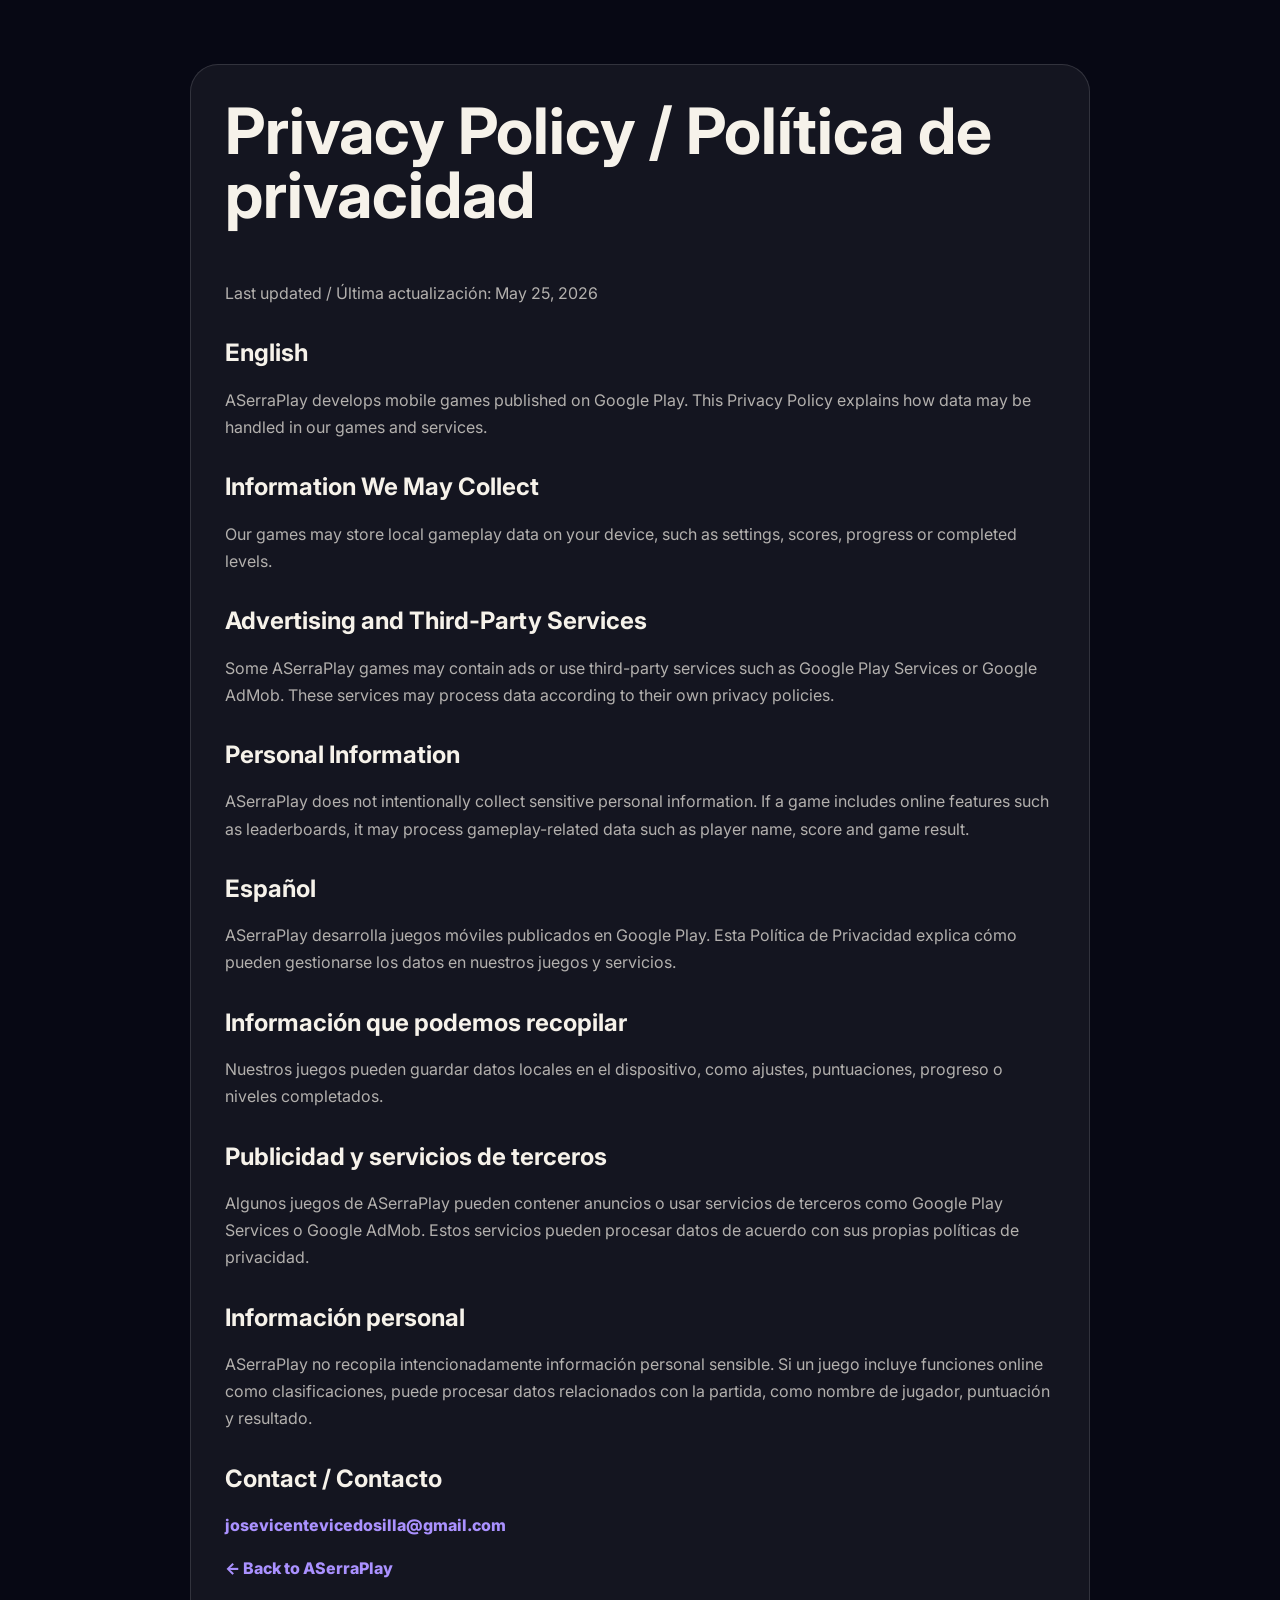
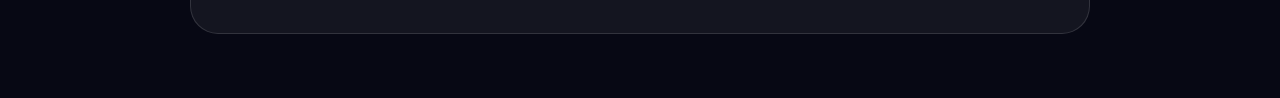
<file: privacy.html>
<!DOCTYPE html>
<html lang="en">
<head>
	<meta charset="UTF-8" />
	<meta name="viewport" content="width=device-width, initial-scale=1.0" />
	<title>ASerraPlay | Privacy Policy</title>
	<link rel="preconnect" href="https://fonts.googleapis.com">
	<link rel="preconnect" href="https://fonts.gstatic.com" crossorigin>
	<link href="https://fonts.googleapis.com/css2?family=Inter:wght@400;500;600;700;800;900&display=swap" rel="stylesheet">
	<style>
		* { box-sizing: border-box; }
		body {
			margin: 0;
			font-family: Inter, sans-serif;
			background: #070814;
			color: #f6f2ea;
			line-height: 1.7;
		}
		.container {
			width: min(900px, calc(100% - 32px));
			margin: 0 auto;
			padding: 64px 0;
		}
		.panel {
			padding: 34px;
			border-radius: 28px;
			background: rgba(255,255,255,0.055);
			border: 1px solid rgba(255,255,255,0.13);
		}
		h1 { font-size: clamp(2.2rem, 6vw, 4rem); line-height: 1; margin-top: 0; }
		h2 { margin-top: 32px; line-height: 1.15; }
		p, li { color: rgba(246,242,234,.7); }
		a { color: #aa91ff; font-weight: 800; text-decoration: none; }
	</style>
</head>
<body>
	<main class="container">
		<section class="panel">
			<h1>Privacy Policy / Política de privacidad</h1>
			<p>Last updated / Última actualización: May 25, 2026</p>

			<h2>English</h2>
			<p>ASerraPlay develops mobile games published on Google Play. This Privacy Policy explains how data may be handled in our games and services.</p>

			<h2>Information We May Collect</h2>
			<p>Our games may store local gameplay data on your device, such as settings, scores, progress or completed levels.</p>

			<h2>Advertising and Third-Party Services</h2>
			<p>Some ASerraPlay games may contain ads or use third-party services such as Google Play Services or Google AdMob. These services may process data according to their own privacy policies.</p>

			<h2>Personal Information</h2>
			<p>ASerraPlay does not intentionally collect sensitive personal information. If a game includes online features such as leaderboards, it may process gameplay-related data such as player name, score and game result.</p>

			<h2>Español</h2>
			<p>ASerraPlay desarrolla juegos móviles publicados en Google Play. Esta Política de Privacidad explica cómo pueden gestionarse los datos en nuestros juegos y servicios.</p>

			<h2>Información que podemos recopilar</h2>
			<p>Nuestros juegos pueden guardar datos locales en el dispositivo, como ajustes, puntuaciones, progreso o niveles completados.</p>

			<h2>Publicidad y servicios de terceros</h2>
			<p>Algunos juegos de ASerraPlay pueden contener anuncios o usar servicios de terceros como Google Play Services o Google AdMob. Estos servicios pueden procesar datos de acuerdo con sus propias políticas de privacidad.</p>

			<h2>Información personal</h2>
			<p>ASerraPlay no recopila intencionadamente información personal sensible. Si un juego incluye funciones online como clasificaciones, puede procesar datos relacionados con la partida, como nombre de jugador, puntuación y resultado.</p>

			<h2>Contact / Contacto</h2>
			<p><a href="mailto:josevicentevicedosilla@gmail.com">josevicentevicedosilla@gmail.com</a></p>

			<p><a href="index.html">← Back to ASerraPlay</a></p>
		</section>
	</main>
</body>
</html>
</file>
